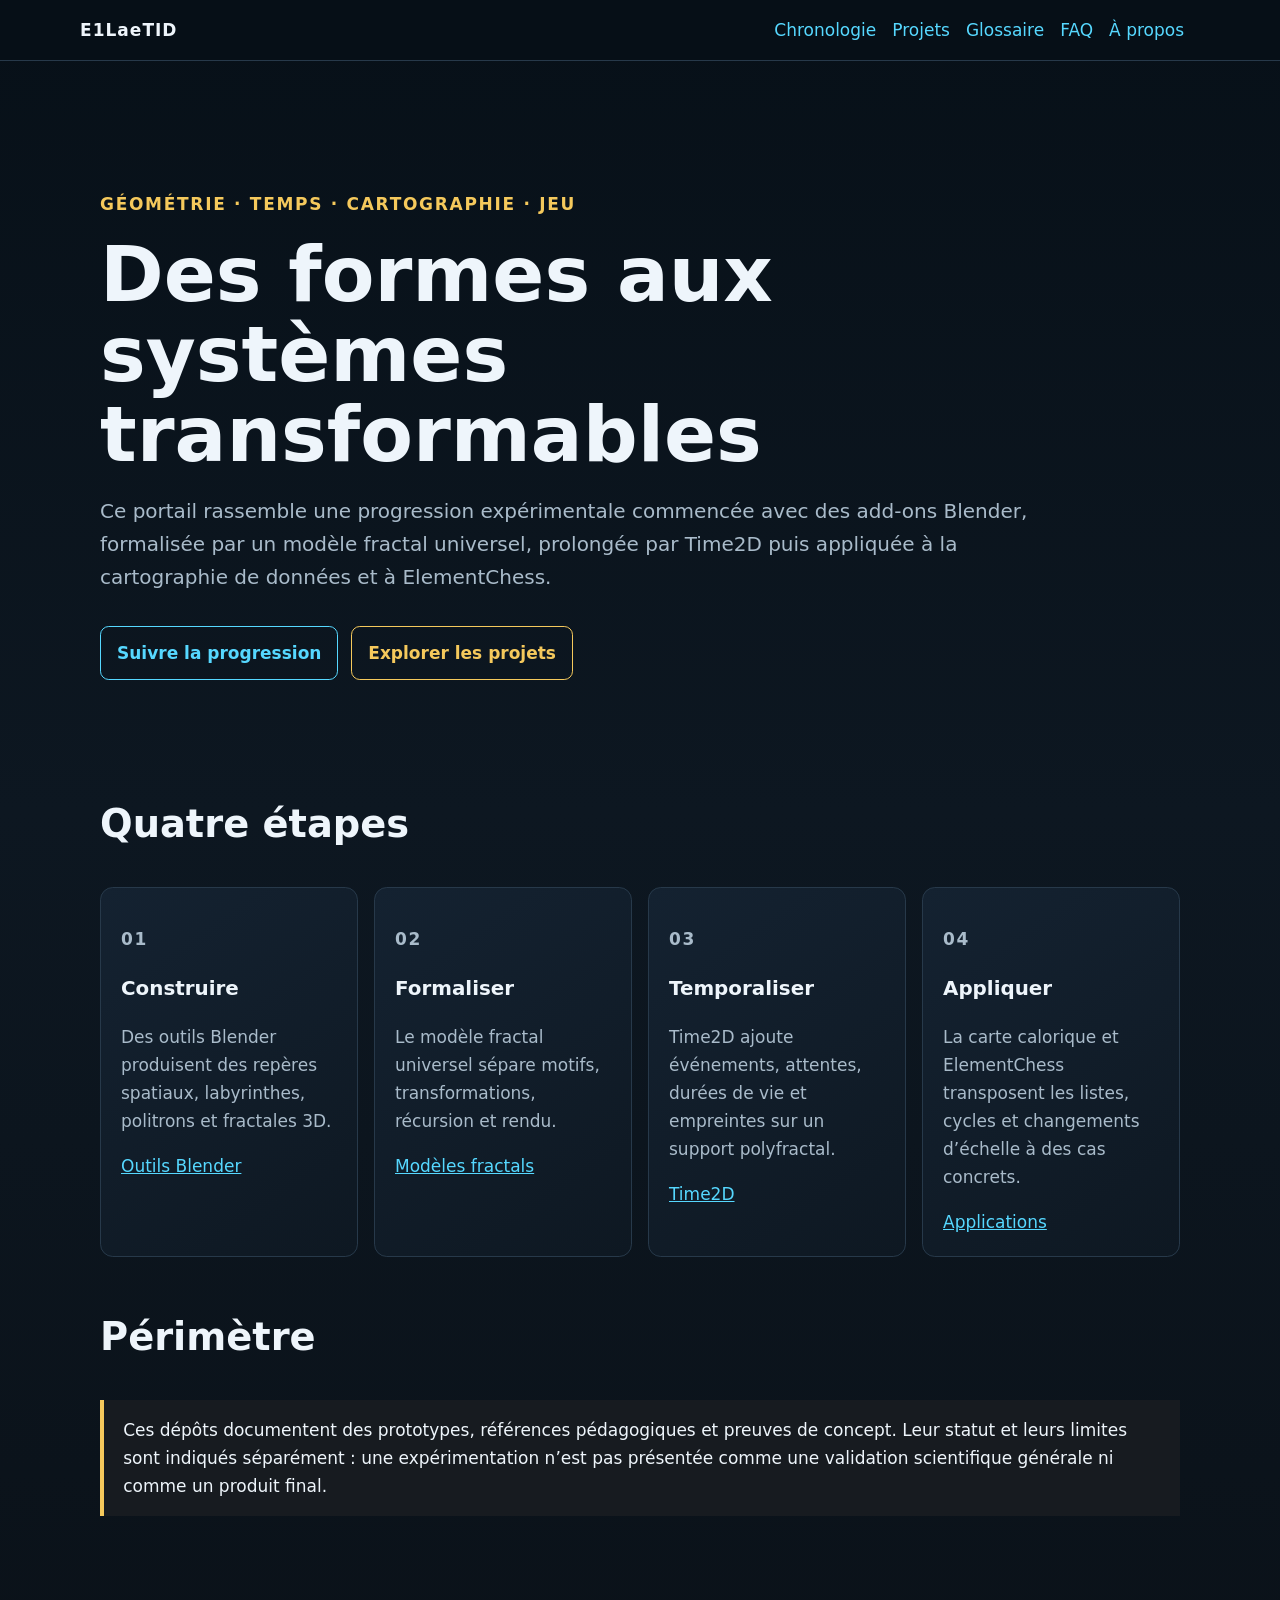
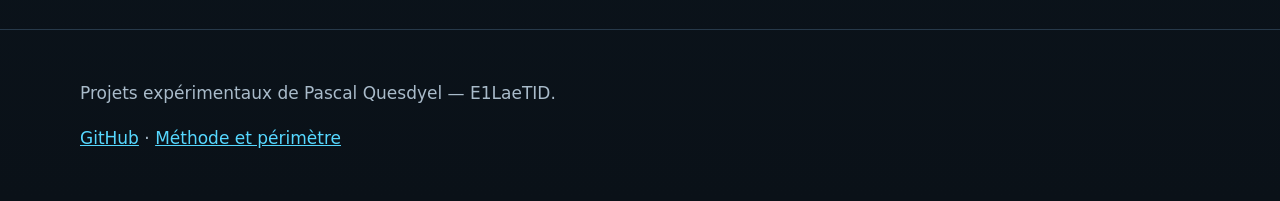
<file: index.html>
<!doctype html>
<html lang="fr">
<head>
<meta charset="utf-8">
<meta name="viewport" content="width=device-width,initial-scale=1">
<title>E1LaeTID — projets de géométrie procédurale et systèmes fractals</title>
<meta name="description" content="Portail des add-ons Blender, modèles fractals, moteurs Time2D, carte calorique et preuve de concept ElementChess.">
<link rel="canonical" href="https://e1laetid.github.io/">
<meta property="og:type" content="website">
<meta property="og:site_name" content="E1LaeTID — projets">
<meta property="og:title" content="E1LaeTID — projets de géométrie procédurale et systèmes fractals">
<meta property="og:description" content="Portail des add-ons Blender, modèles fractals, moteurs Time2D, carte calorique et preuve de concept ElementChess.">
<meta property="og:url" content="https://e1laetid.github.io/">
<meta name="twitter:card" content="summary_large_image">
<link rel="stylesheet" href="/assets/styles.css">
<script type="application/ld+json">{"@context":"https://schema.org","@type":"Person","name":"Pascal Quesdyel","alternateName":"E1LaeTID","url":"https://e1laetid.github.io/","sameAs":["https://github.com/E1LaeTID"],"knowsAbout":["Blender","géométrie procédurale","fractales","C++","Python","TypeScript","game balance"]}</script>
</head>
<body><nav aria-label="Navigation principale"><a class="brand" href="/">E1LaeTID</a><div><a href="/timeline/">Chronologie</a><a href="/projects/">Projets</a><a href="/glossary/">Glossaire</a><a href="/faq/">FAQ</a><a href="/about/">À propos</a></div></nav><main><section class="hero"><p class="eyebrow">Géométrie · temps · cartographie · jeu</p><h1>Des formes aux systèmes transformables</h1><p class="lead">Ce portail rassemble une progression expérimentale commencée avec des add-ons Blender, formalisée par un modèle fractal universel, prolongée par Time2D puis appliquée à la cartographie de données et à ElementChess.</p><div class="actions"><a class="button" href="/timeline/">Suivre la progression</a><a class="button alt" href="/projects/">Explorer les projets</a></div></section>
<section><h2>Quatre étapes</h2><div class="grid">
<article class="card"><p class="eyebrow">01</p><h3>Construire</h3><p>Des outils Blender produisent des repères spatiaux, labyrinthes, politrons et fractales 3D.</p><a href="/projects/blender/">Outils Blender</a></article>
<article class="card"><p class="eyebrow">02</p><h3>Formaliser</h3><p>Le modèle fractal universel sépare motifs, transformations, récursion et rendu.</p><a href="/projects/fractal/">Modèles fractals</a></article>
<article class="card"><p class="eyebrow">03</p><h3>Temporaliser</h3><p>Time2D ajoute événements, attentes, durées de vie et empreintes sur un support polyfractal.</p><a href="/projects/time2d/">Time2D</a></article>
<article class="card"><p class="eyebrow">04</p><h3>Appliquer</h3><p>La carte calorique et ElementChess transposent les listes, cycles et changements d’échelle à des cas concrets.</p><a href="/projects/applications/">Applications</a></article>
</div></section>
<section><h2>Périmètre</h2><p class="notice">Ces dépôts documentent des prototypes, références pédagogiques et preuves de concept. Leur statut et leurs limites sont indiqués séparément : une expérimentation n’est pas présentée comme une validation scientifique générale ni comme un produit final.</p></section></main><footer><p>Projets expérimentaux de Pascal Quesdyel — E1LaeTID.</p><p><a href="https://github.com/E1LaeTID">GitHub</a> · <a href="/about/">Méthode et périmètre</a></p></footer></body>
</html>
</file>
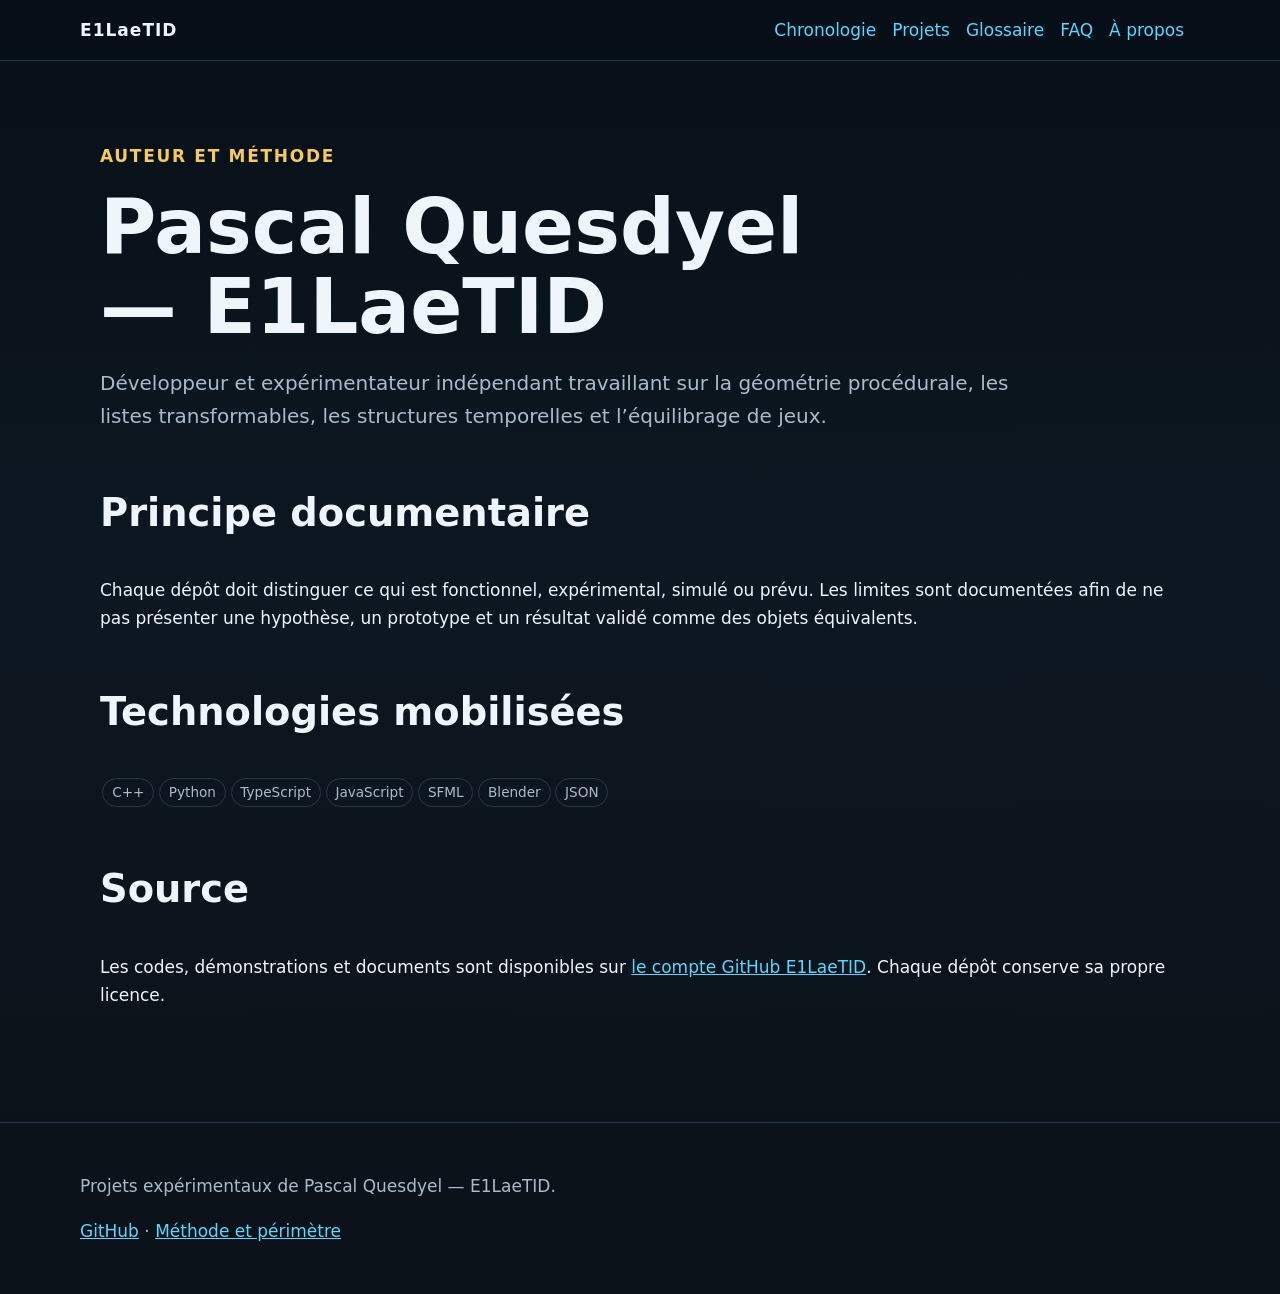
<file: about/index.html>
<!doctype html>
<html lang="fr">
<head>
<meta charset="utf-8">
<meta name="viewport" content="width=device-width,initial-scale=1">
<title>À propos — E1LaeTID</title>
<meta name="description" content="Auteur, méthode, statut et périmètre des projets E1LaeTID.">
<link rel="canonical" href="https://e1laetid.github.io/about/">
<meta property="og:type" content="website">
<meta property="og:site_name" content="E1LaeTID — projets">
<meta property="og:title" content="À propos — E1LaeTID">
<meta property="og:description" content="Auteur, méthode, statut et périmètre des projets E1LaeTID.">
<meta property="og:url" content="https://e1laetid.github.io/about/">
<meta name="twitter:card" content="summary_large_image">
<link rel="stylesheet" href="/assets/styles.css">

</head>
<body><nav aria-label="Navigation principale"><a class="brand" href="/">E1LaeTID</a><div><a href="/timeline/">Chronologie</a><a href="/projects/">Projets</a><a href="/glossary/">Glossaire</a><a href="/faq/">FAQ</a><a href="/about/">À propos</a></div></nav><main><p class="eyebrow">Auteur et méthode</p><h1>Pascal Quesdyel — E1LaeTID</h1><p class="lead">Développeur et expérimentateur indépendant travaillant sur la géométrie procédurale, les listes transformables, les structures temporelles et l’équilibrage de jeux.</p><h2>Principe documentaire</h2><p>Chaque dépôt doit distinguer ce qui est fonctionnel, expérimental, simulé ou prévu. Les limites sont documentées afin de ne pas présenter une hypothèse, un prototype et un résultat validé comme des objets équivalents.</p><h2>Technologies mobilisées</h2><p><span class="tag">C++</span><span class="tag">Python</span><span class="tag">TypeScript</span><span class="tag">JavaScript</span><span class="tag">SFML</span><span class="tag">Blender</span><span class="tag">JSON</span></p><h2>Source</h2><p>Les codes, démonstrations et documents sont disponibles sur <a href="https://github.com/E1LaeTID">le compte GitHub E1LaeTID</a>. Chaque dépôt conserve sa propre licence.</p></main><footer><p>Projets expérimentaux de Pascal Quesdyel — E1LaeTID.</p><p><a href="https://github.com/E1LaeTID">GitHub</a> · <a href="/about/">Méthode et périmètre</a></p></footer></body>
</html>
</file>
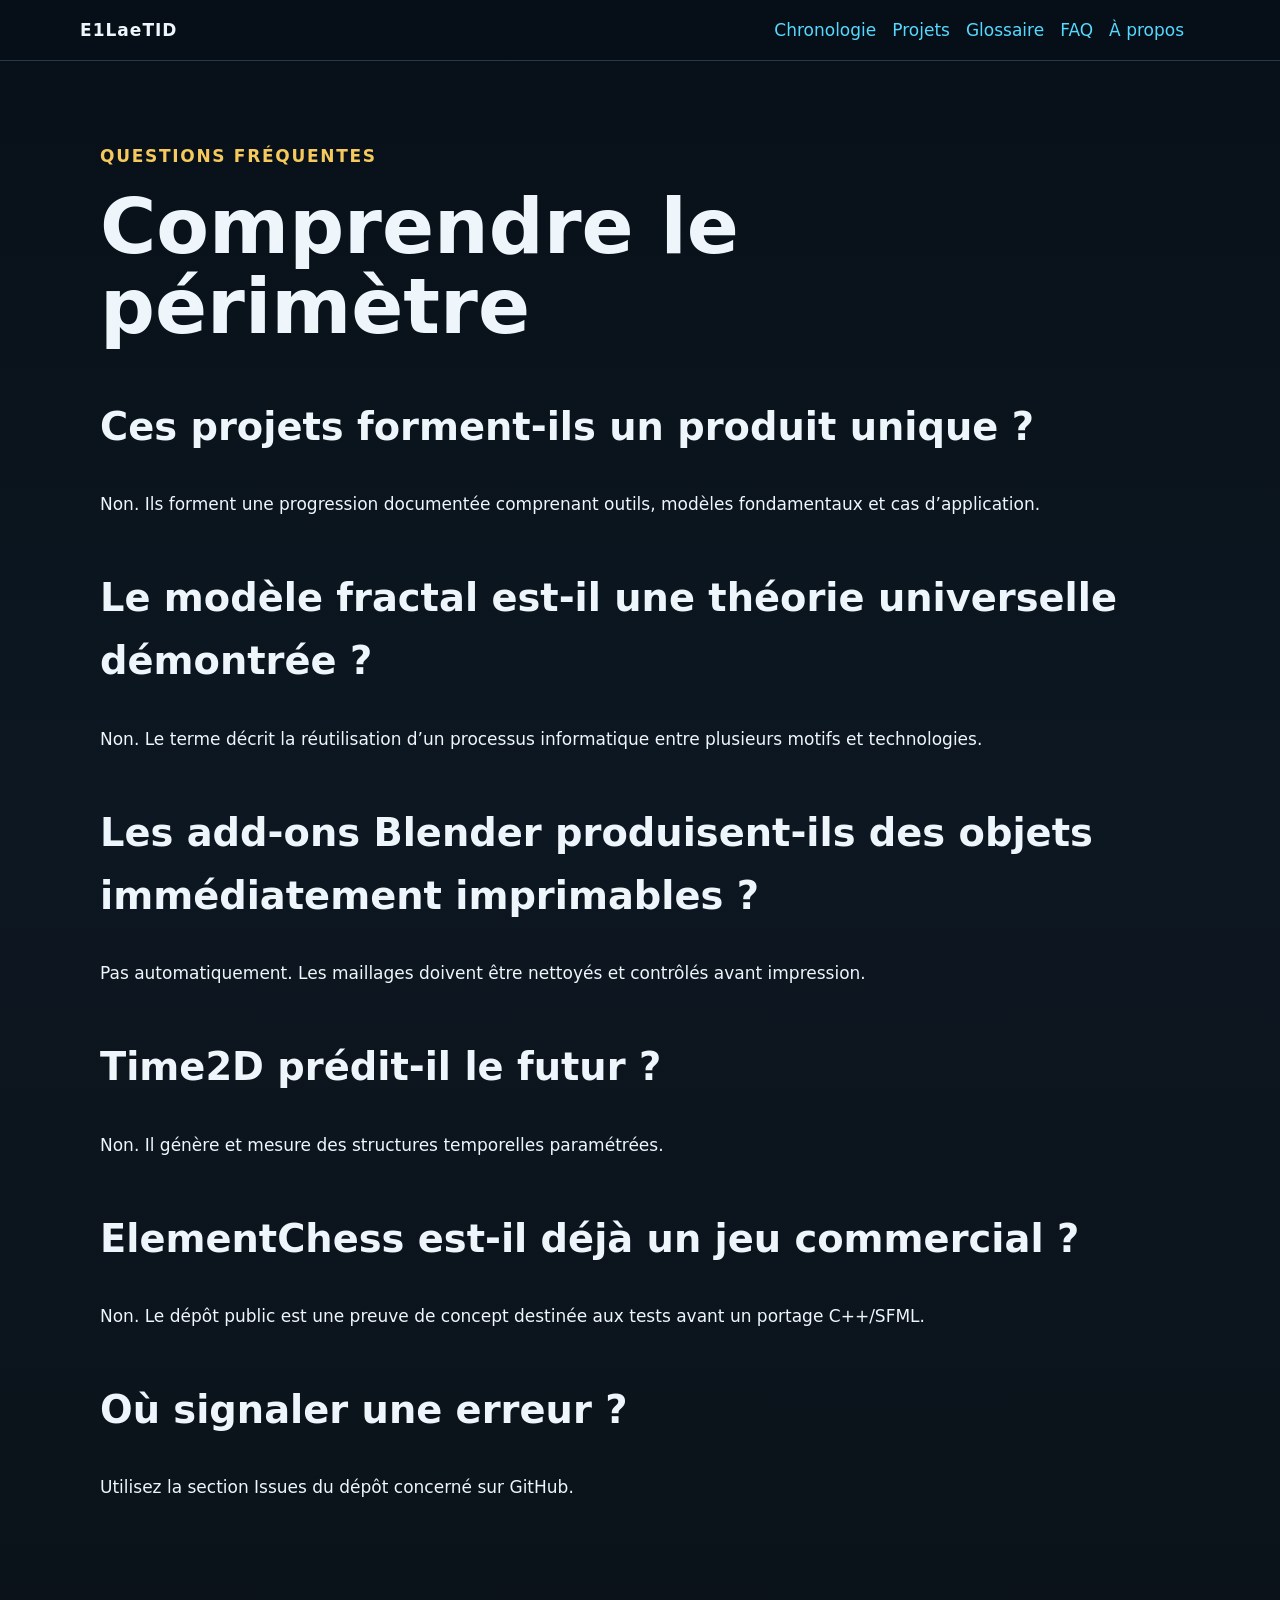
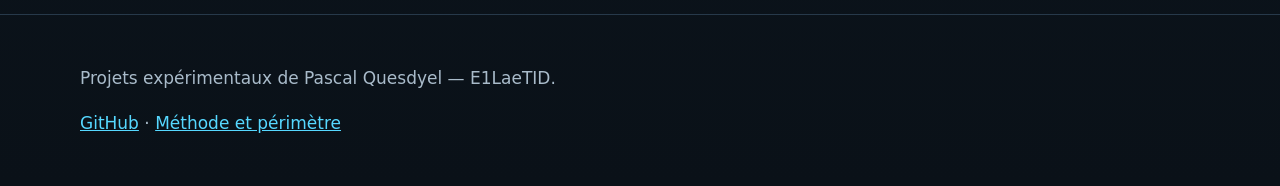
<file: faq/index.html>
<!doctype html>
<html lang="fr">
<head>
<meta charset="utf-8">
<meta name="viewport" content="width=device-width,initial-scale=1">
<title>FAQ — projets E1LaeTID</title>
<meta name="description" content="Questions fréquentes sur les modèles fractals, Time2D, les add-ons Blender et ElementChess.">
<link rel="canonical" href="https://e1laetid.github.io/faq/">
<meta property="og:type" content="website">
<meta property="og:site_name" content="E1LaeTID — projets">
<meta property="og:title" content="FAQ — projets E1LaeTID">
<meta property="og:description" content="Questions fréquentes sur les modèles fractals, Time2D, les add-ons Blender et ElementChess.">
<meta property="og:url" content="https://e1laetid.github.io/faq/">
<meta name="twitter:card" content="summary_large_image">
<link rel="stylesheet" href="/assets/styles.css">

</head>
<body><nav aria-label="Navigation principale"><a class="brand" href="/">E1LaeTID</a><div><a href="/timeline/">Chronologie</a><a href="/projects/">Projets</a><a href="/glossary/">Glossaire</a><a href="/faq/">FAQ</a><a href="/about/">À propos</a></div></nav><main><p class="eyebrow">Questions fréquentes</p><h1>Comprendre le périmètre</h1>
<h2>Ces projets forment-ils un produit unique ?</h2><p>Non. Ils forment une progression documentée comprenant outils, modèles fondamentaux et cas d’application.</p>
<h2>Le modèle fractal est-il une théorie universelle démontrée ?</h2><p>Non. Le terme décrit la réutilisation d’un processus informatique entre plusieurs motifs et technologies.</p>
<h2>Les add-ons Blender produisent-ils des objets immédiatement imprimables ?</h2><p>Pas automatiquement. Les maillages doivent être nettoyés et contrôlés avant impression.</p>
<h2>Time2D prédit-il le futur ?</h2><p>Non. Il génère et mesure des structures temporelles paramétrées.</p>
<h2>ElementChess est-il déjà un jeu commercial ?</h2><p>Non. Le dépôt public est une preuve de concept destinée aux tests avant un portage C++/SFML.</p>
<h2>Où signaler une erreur ?</h2><p>Utilisez la section Issues du dépôt concerné sur GitHub.</p></main><footer><p>Projets expérimentaux de Pascal Quesdyel — E1LaeTID.</p><p><a href="https://github.com/E1LaeTID">GitHub</a> · <a href="/about/">Méthode et périmètre</a></p></footer></body>
</html>
</file>
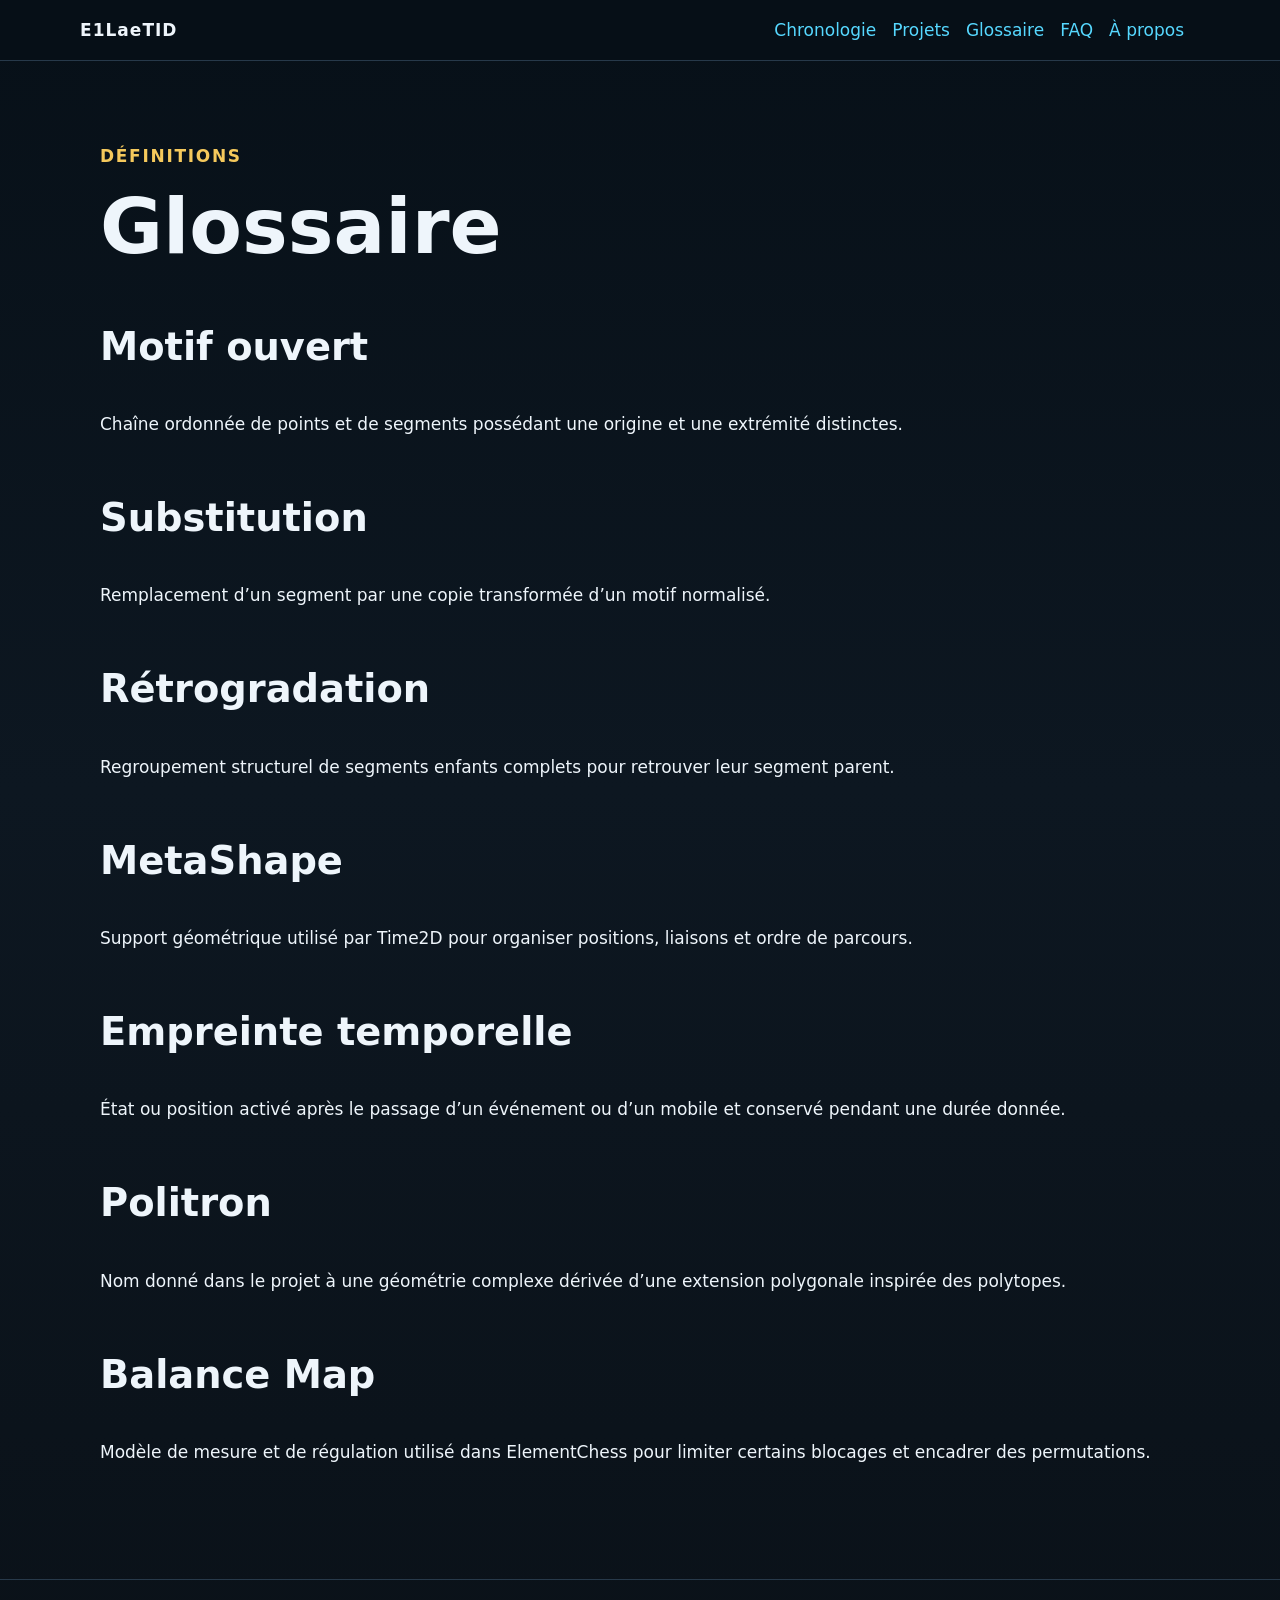
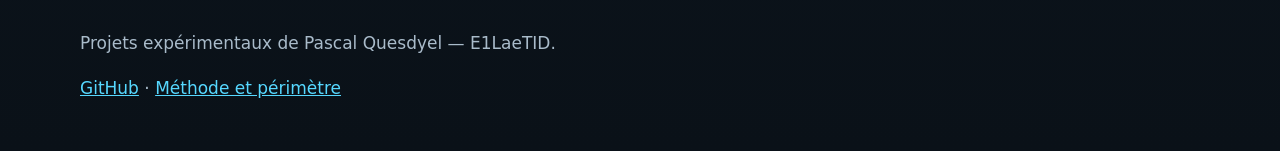
<file: glossary/index.html>
<!doctype html>
<html lang="fr">
<head>
<meta charset="utf-8">
<meta name="viewport" content="width=device-width,initial-scale=1">
<title>Glossaire des projets E1LaeTID</title>
<meta name="description" content="Définitions de motif, substitution, rétrogradation, MetaShape, Balance Map, politron et autres concepts.">
<link rel="canonical" href="https://e1laetid.github.io/glossary/">
<meta property="og:type" content="website">
<meta property="og:site_name" content="E1LaeTID — projets">
<meta property="og:title" content="Glossaire des projets E1LaeTID">
<meta property="og:description" content="Définitions de motif, substitution, rétrogradation, MetaShape, Balance Map, politron et autres concepts.">
<meta property="og:url" content="https://e1laetid.github.io/glossary/">
<meta name="twitter:card" content="summary_large_image">
<link rel="stylesheet" href="/assets/styles.css">

</head>
<body><nav aria-label="Navigation principale"><a class="brand" href="/">E1LaeTID</a><div><a href="/timeline/">Chronologie</a><a href="/projects/">Projets</a><a href="/glossary/">Glossaire</a><a href="/faq/">FAQ</a><a href="/about/">À propos</a></div></nav><main><p class="eyebrow">Définitions</p><h1>Glossaire</h1>
<h2>Motif ouvert</h2><p>Chaîne ordonnée de points et de segments possédant une origine et une extrémité distinctes.</p>
<h2>Substitution</h2><p>Remplacement d’un segment par une copie transformée d’un motif normalisé.</p>
<h2>Rétrogradation</h2><p>Regroupement structurel de segments enfants complets pour retrouver leur segment parent.</p>
<h2>MetaShape</h2><p>Support géométrique utilisé par Time2D pour organiser positions, liaisons et ordre de parcours.</p>
<h2>Empreinte temporelle</h2><p>État ou position activé après le passage d’un événement ou d’un mobile et conservé pendant une durée donnée.</p>
<h2>Politron</h2><p>Nom donné dans le projet à une géométrie complexe dérivée d’une extension polygonale inspirée des polytopes.</p>
<h2>Balance Map</h2><p>Modèle de mesure et de régulation utilisé dans ElementChess pour limiter certains blocages et encadrer des permutations.</p></main><footer><p>Projets expérimentaux de Pascal Quesdyel — E1LaeTID.</p><p><a href="https://github.com/E1LaeTID">GitHub</a> · <a href="/about/">Méthode et périmètre</a></p></footer></body>
</html>
</file>
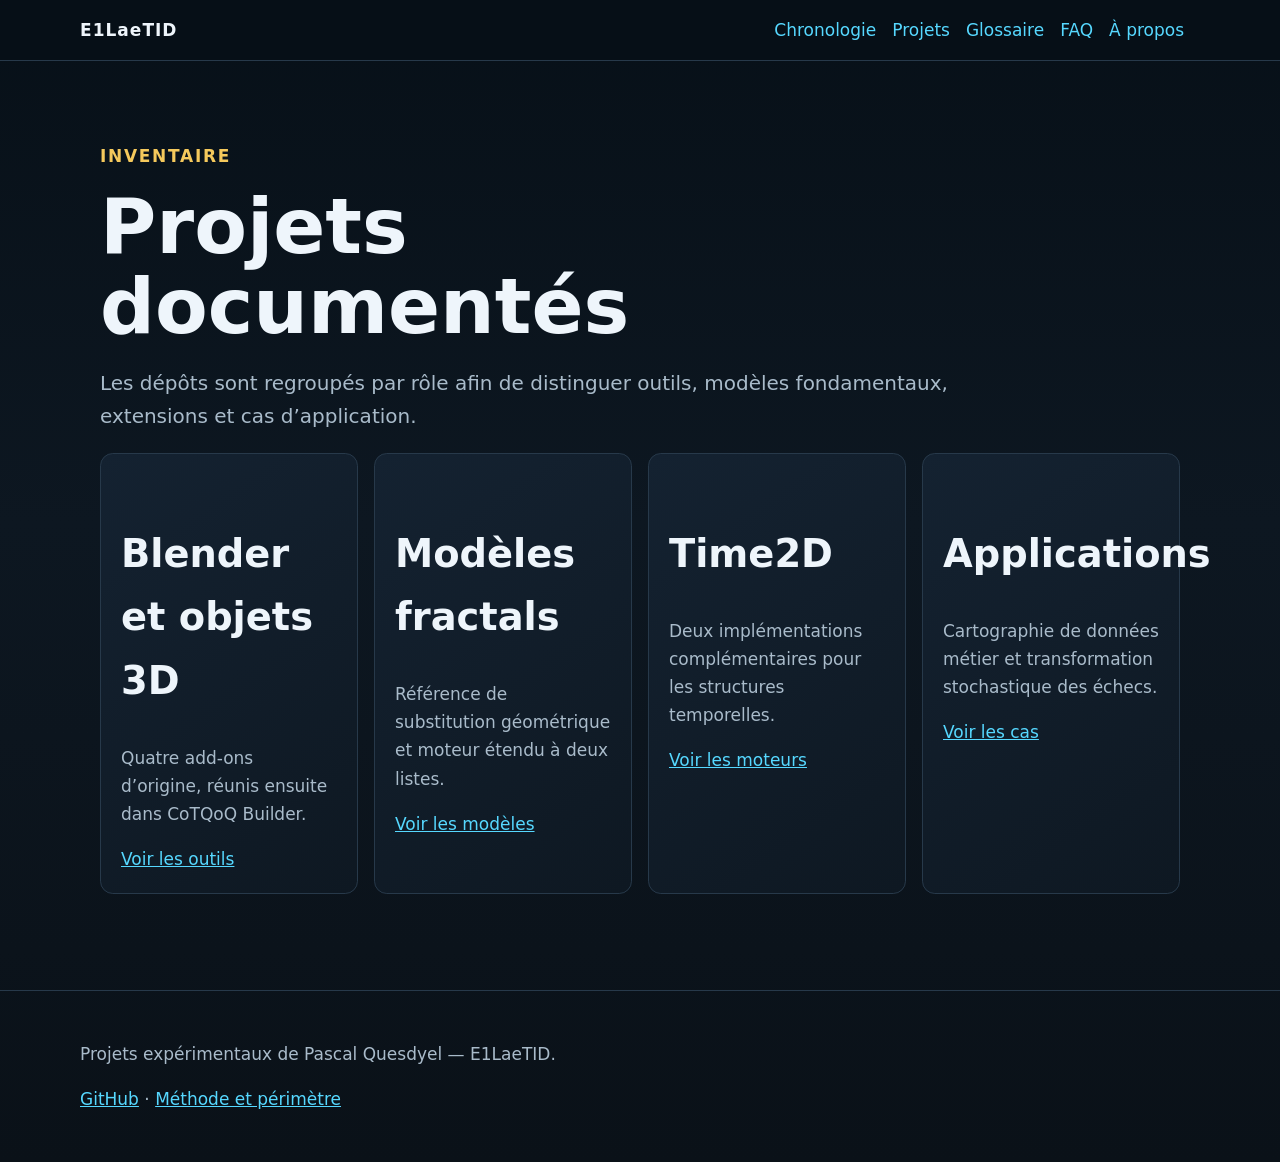
<file: projects/index.html>
<!doctype html>
<html lang="fr">
<head>
<meta charset="utf-8">
<meta name="viewport" content="width=device-width,initial-scale=1">
<title>Projets E1LaeTID</title>
<meta name="description" content="Inventaire structuré des projets Blender, modèles fractals, moteurs temporels et applications.">
<link rel="canonical" href="https://e1laetid.github.io/projects/">
<meta property="og:type" content="website">
<meta property="og:site_name" content="E1LaeTID — projets">
<meta property="og:title" content="Projets E1LaeTID">
<meta property="og:description" content="Inventaire structuré des projets Blender, modèles fractals, moteurs temporels et applications.">
<meta property="og:url" content="https://e1laetid.github.io/projects/">
<meta name="twitter:card" content="summary_large_image">
<link rel="stylesheet" href="/assets/styles.css">

</head>
<body><nav aria-label="Navigation principale"><a class="brand" href="/">E1LaeTID</a><div><a href="/timeline/">Chronologie</a><a href="/projects/">Projets</a><a href="/glossary/">Glossaire</a><a href="/faq/">FAQ</a><a href="/about/">À propos</a></div></nav><main><p class="eyebrow">Inventaire</p><h1>Projets documentés</h1><p class="lead">Les dépôts sont regroupés par rôle afin de distinguer outils, modèles fondamentaux, extensions et cas d’application.</p><div class="grid">
<article class="card"><h2>Blender et objets 3D</h2><p>Quatre add-ons d’origine, réunis ensuite dans CoTQoQ Builder.</p><a href="/projects/blender/">Voir les outils</a></article>
<article class="card"><h2>Modèles fractals</h2><p>Référence de substitution géométrique et moteur étendu à deux listes.</p><a href="/projects/fractal/">Voir les modèles</a></article>
<article class="card"><h2>Time2D</h2><p>Deux implémentations complémentaires pour les structures temporelles.</p><a href="/projects/time2d/">Voir les moteurs</a></article>
<article class="card"><h2>Applications</h2><p>Cartographie de données métier et transformation stochastique des échecs.</p><a href="/projects/applications/">Voir les cas</a></article>
</div></main><footer><p>Projets expérimentaux de Pascal Quesdyel — E1LaeTID.</p><p><a href="https://github.com/E1LaeTID">GitHub</a> · <a href="/about/">Méthode et périmètre</a></p></footer></body>
</html>
</file>
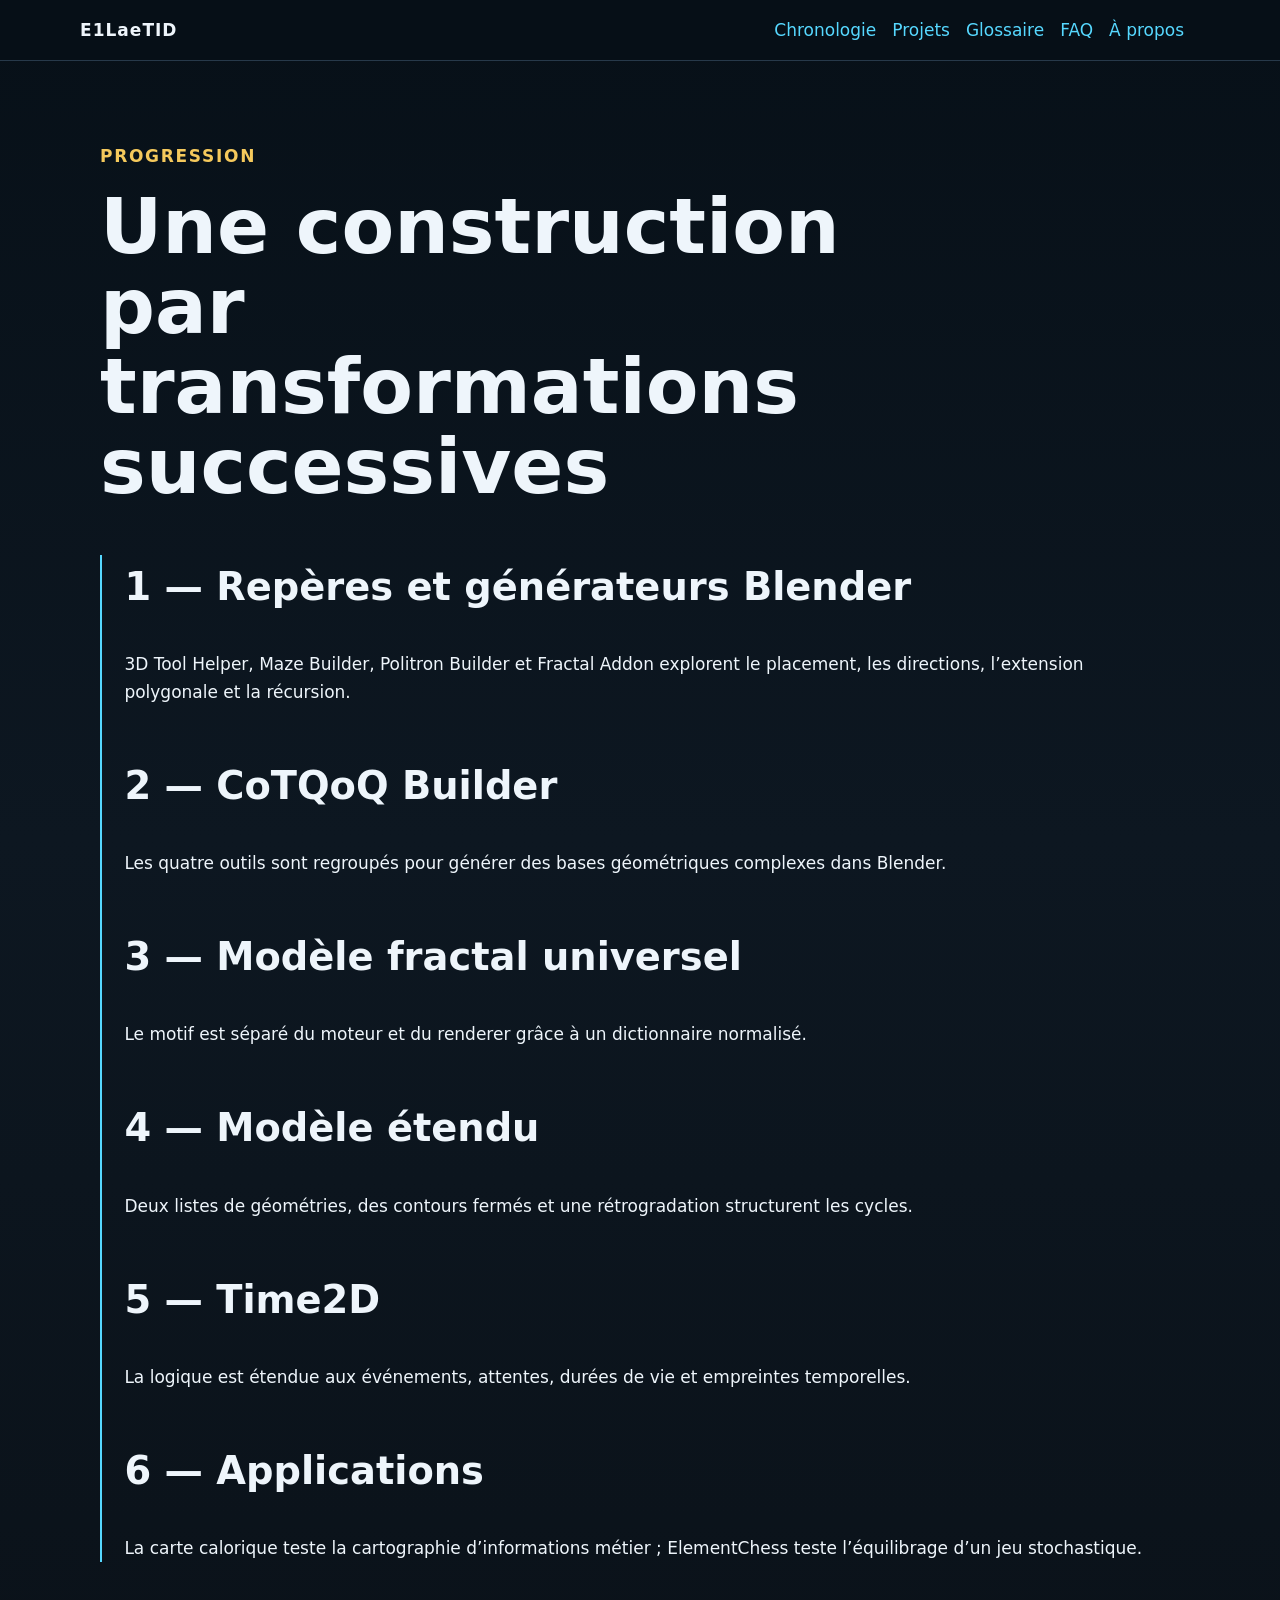
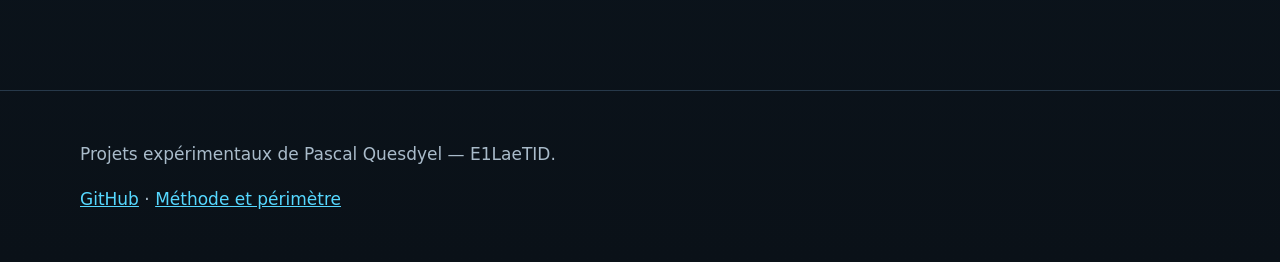
<file: timeline/index.html>
<!doctype html>
<html lang="fr">
<head>
<meta charset="utf-8">
<meta name="viewport" content="width=device-width,initial-scale=1">
<title>Chronologie des projets E1LaeTID</title>
<meta name="description" content="Évolution des add-ons Blender vers les modèles fractals, Time2D, la carte calorique et ElementChess.">
<link rel="canonical" href="https://e1laetid.github.io/timeline/">
<meta property="og:type" content="website">
<meta property="og:site_name" content="E1LaeTID — projets">
<meta property="og:title" content="Chronologie des projets E1LaeTID">
<meta property="og:description" content="Évolution des add-ons Blender vers les modèles fractals, Time2D, la carte calorique et ElementChess.">
<meta property="og:url" content="https://e1laetid.github.io/timeline/">
<meta name="twitter:card" content="summary_large_image">
<link rel="stylesheet" href="/assets/styles.css">

</head>
<body><nav aria-label="Navigation principale"><a class="brand" href="/">E1LaeTID</a><div><a href="/timeline/">Chronologie</a><a href="/projects/">Projets</a><a href="/glossary/">Glossaire</a><a href="/faq/">FAQ</a><a href="/about/">À propos</a></div></nav><main><p class="eyebrow">Progression</p><h1>Une construction par transformations successives</h1><div class="timeline">
<article><h2>1 — Repères et générateurs Blender</h2><p>3D Tool Helper, Maze Builder, Politron Builder et Fractal Addon explorent le placement, les directions, l’extension polygonale et la récursion.</p></article>
<article><h2>2 — CoTQoQ Builder</h2><p>Les quatre outils sont regroupés pour générer des bases géométriques complexes dans Blender.</p></article>
<article><h2>3 — Modèle fractal universel</h2><p>Le motif est séparé du moteur et du renderer grâce à un dictionnaire normalisé.</p></article>
<article><h2>4 — Modèle étendu</h2><p>Deux listes de géométries, des contours fermés et une rétrogradation structurent les cycles.</p></article>
<article><h2>5 — Time2D</h2><p>La logique est étendue aux événements, attentes, durées de vie et empreintes temporelles.</p></article>
<article><h2>6 — Applications</h2><p>La carte calorique teste la cartographie d’informations métier ; ElementChess teste l’équilibrage d’un jeu stochastique.</p></article>
</div></main><footer><p>Projets expérimentaux de Pascal Quesdyel — E1LaeTID.</p><p><a href="https://github.com/E1LaeTID">GitHub</a> · <a href="/about/">Méthode et périmètre</a></p></footer></body>
</html>
</file>
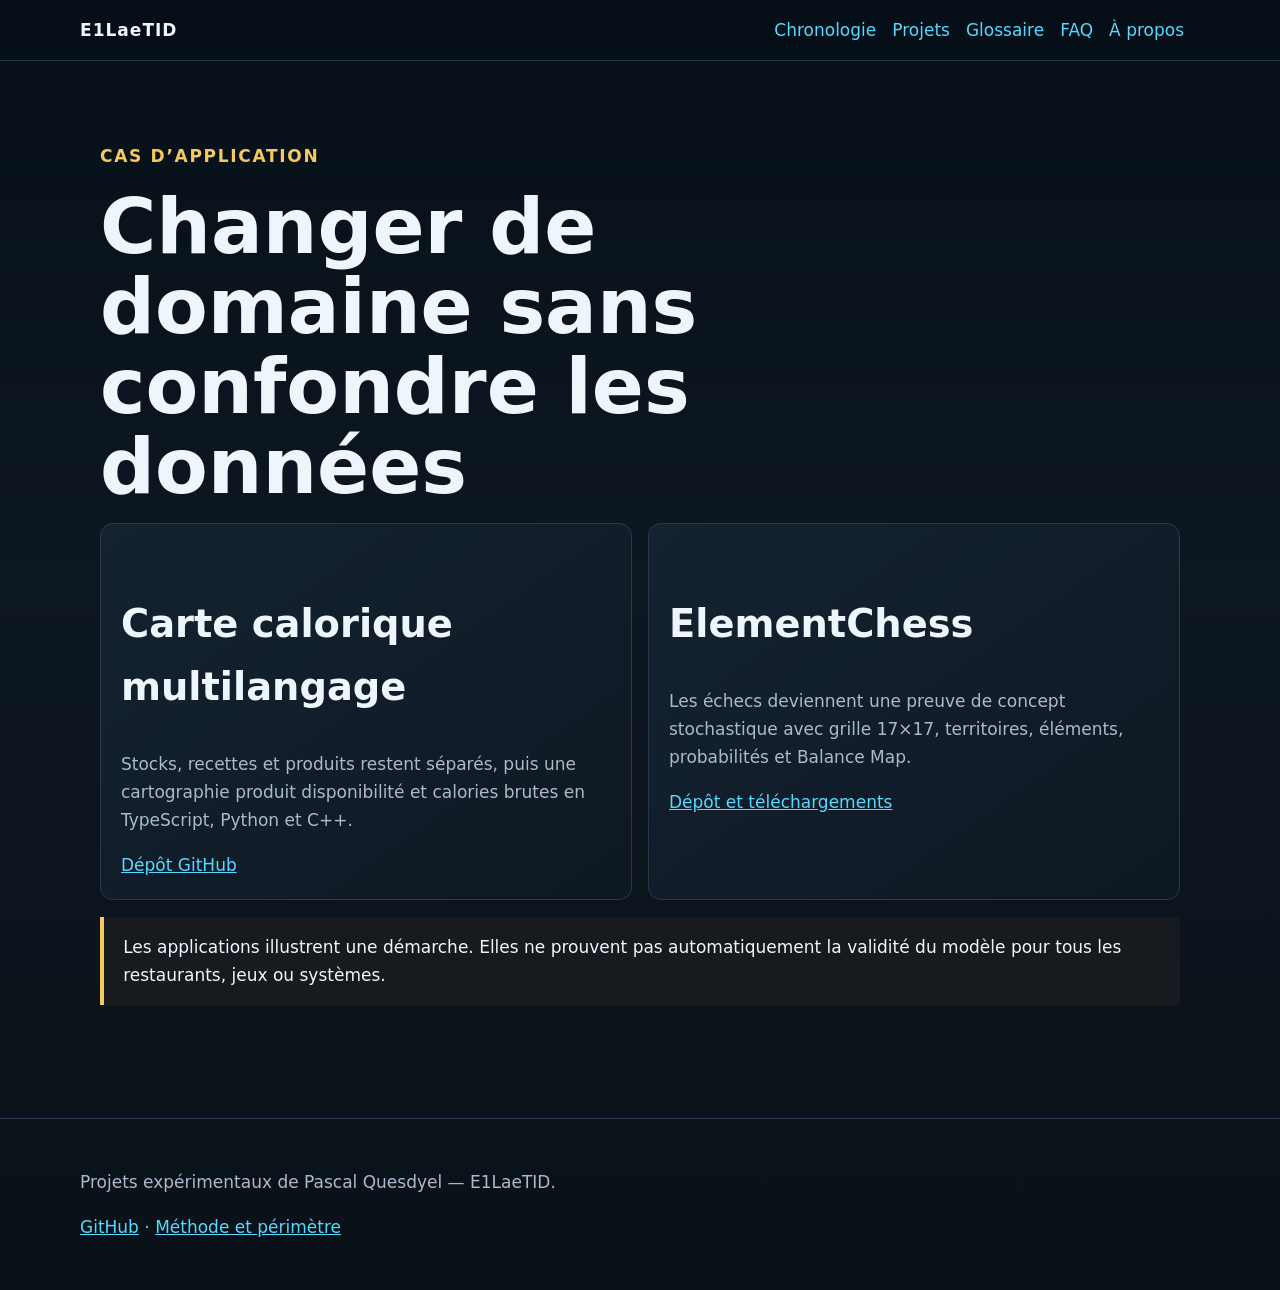
<file: projects/applications/index.html>
<!doctype html>
<html lang="fr">
<head>
<meta charset="utf-8">
<meta name="viewport" content="width=device-width,initial-scale=1">
<title>Applications du modèle fractal étendu</title>
<meta name="description" content="Deux cas d’application : cartographie de stocks et calories, puis transformation stochastique des échecs avec ElementChess.">
<link rel="canonical" href="https://e1laetid.github.io/projects/applications/">
<meta property="og:type" content="website">
<meta property="og:site_name" content="E1LaeTID — projets">
<meta property="og:title" content="Applications du modèle fractal étendu">
<meta property="og:description" content="Deux cas d’application : cartographie de stocks et calories, puis transformation stochastique des échecs avec ElementChess.">
<meta property="og:url" content="https://e1laetid.github.io/projects/applications/">
<meta name="twitter:card" content="summary_large_image">
<link rel="stylesheet" href="/assets/styles.css">

</head>
<body><nav aria-label="Navigation principale"><a class="brand" href="/">E1LaeTID</a><div><a href="/timeline/">Chronologie</a><a href="/projects/">Projets</a><a href="/glossary/">Glossaire</a><a href="/faq/">FAQ</a><a href="/about/">À propos</a></div></nav><main><p class="eyebrow">Cas d’application</p><h1>Changer de domaine sans confondre les données</h1><div class="grid"><article class="card"><h2>Carte calorique multilangage</h2><p>Stocks, recettes et produits restent séparés, puis une cartographie produit disponibilité et calories brutes en TypeScript, Python et C++.</p><a href="https://github.com/E1LaeTID/carte-calorique-multilangage">Dépôt GitHub</a></article><article class="card"><h2>ElementChess</h2><p>Les échecs deviennent une preuve de concept stochastique avec grille 17×17, territoires, éléments, probabilités et Balance Map.</p><a href="https://github.com/E1LaeTID/elementchess-fractal-poc">Dépôt et téléchargements</a></article></div><p class="notice">Les applications illustrent une démarche. Elles ne prouvent pas automatiquement la validité du modèle pour tous les restaurants, jeux ou systèmes.</p></main><footer><p>Projets expérimentaux de Pascal Quesdyel — E1LaeTID.</p><p><a href="https://github.com/E1LaeTID">GitHub</a> · <a href="/about/">Méthode et périmètre</a></p></footer></body>
</html>
</file>
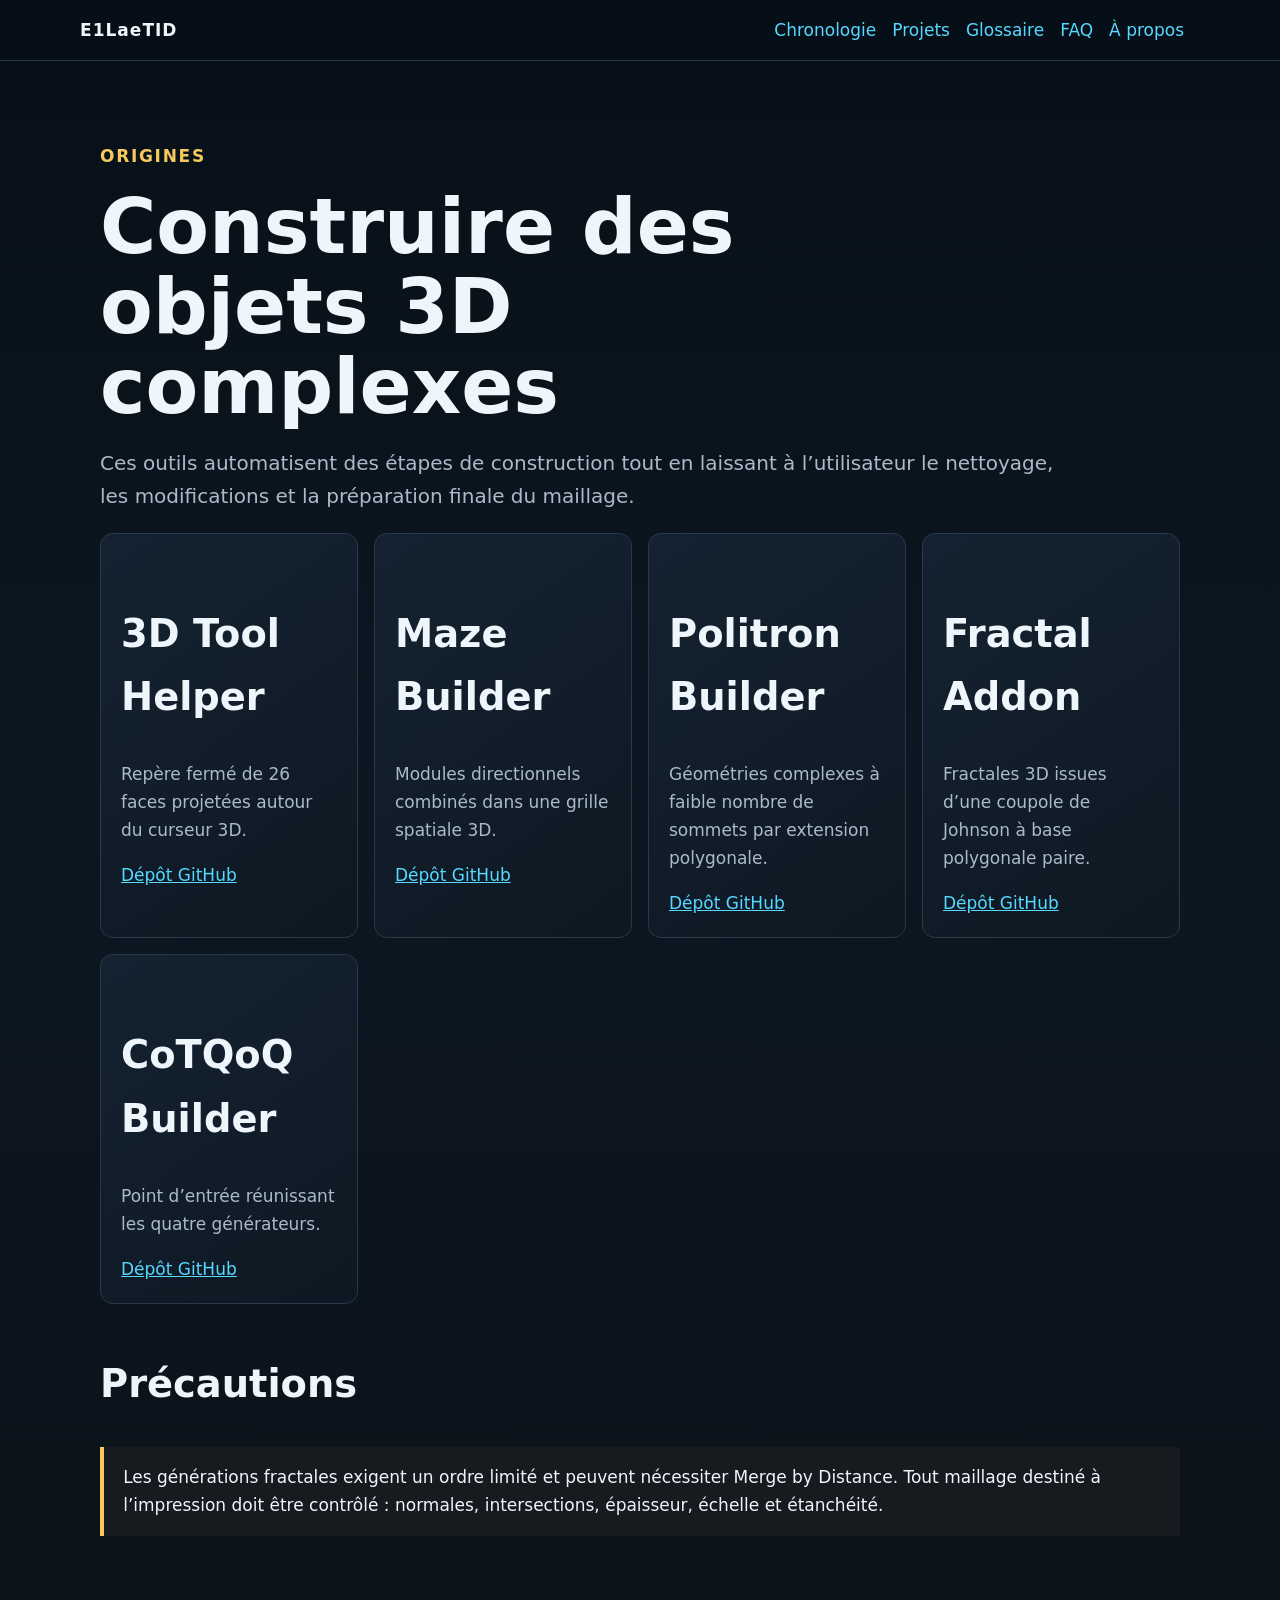
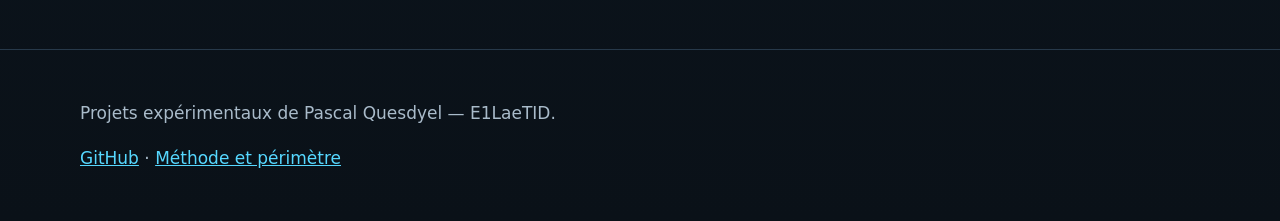
<file: projects/blender/index.html>
<!doctype html>
<html lang="fr">
<head>
<meta charset="utf-8">
<meta name="viewport" content="width=device-width,initial-scale=1">
<title>Add-ons Blender et CoTQoQ Builder</title>
<meta name="description" content="Outils Blender pour placement spatial, labyrinthes 3D, politrons, fractales et génération de géométries complexes.">
<link rel="canonical" href="https://e1laetid.github.io/projects/blender/">
<meta property="og:type" content="website">
<meta property="og:site_name" content="E1LaeTID — projets">
<meta property="og:title" content="Add-ons Blender et CoTQoQ Builder">
<meta property="og:description" content="Outils Blender pour placement spatial, labyrinthes 3D, politrons, fractales et génération de géométries complexes.">
<meta property="og:url" content="https://e1laetid.github.io/projects/blender/">
<meta name="twitter:card" content="summary_large_image">
<link rel="stylesheet" href="/assets/styles.css">

</head>
<body><nav aria-label="Navigation principale"><a class="brand" href="/">E1LaeTID</a><div><a href="/timeline/">Chronologie</a><a href="/projects/">Projets</a><a href="/glossary/">Glossaire</a><a href="/faq/">FAQ</a><a href="/about/">À propos</a></div></nav><main><p class="eyebrow">Origines</p><h1>Construire des objets 3D complexes</h1><p class="lead">Ces outils automatisent des étapes de construction tout en laissant à l’utilisateur le nettoyage, les modifications et la préparation finale du maillage.</p><div class="grid">
<article class="card"><h2>3D Tool Helper</h2><p>Repère fermé de 26 faces projetées autour du curseur 3D.</p><a href="https://github.com/E1LaeTID/3DToolHelperForBlender">Dépôt GitHub</a></article>
<article class="card"><h2>Maze Builder</h2><p>Modules directionnels combinés dans une grille spatiale 3D.</p><a href="https://github.com/E1LaeTID/BlenderMazeBuilderAddon">Dépôt GitHub</a></article>
<article class="card"><h2>Politron Builder</h2><p>Géométries complexes à faible nombre de sommets par extension polygonale.</p><a href="https://github.com/E1LaeTID/BlenderPolitronAddon">Dépôt GitHub</a></article>
<article class="card"><h2>Fractal Addon</h2><p>Fractales 3D issues d’une coupole de Johnson à base polygonale paire.</p><a href="https://github.com/E1LaeTID/BlenderFractalAddon">Dépôt GitHub</a></article>
<article class="card"><h2>CoTQoQ Builder</h2><p>Point d’entrée réunissant les quatre générateurs.</p><a href="https://github.com/E1LaeTID/CoTQoQ_builder">Dépôt GitHub</a></article>
</div><h2>Précautions</h2><p class="notice">Les générations fractales exigent un ordre limité et peuvent nécessiter Merge by Distance. Tout maillage destiné à l’impression doit être contrôlé : normales, intersections, épaisseur, échelle et étanchéité.</p></main><footer><p>Projets expérimentaux de Pascal Quesdyel — E1LaeTID.</p><p><a href="https://github.com/E1LaeTID">GitHub</a> · <a href="/about/">Méthode et périmètre</a></p></footer></body>
</html>
</file>
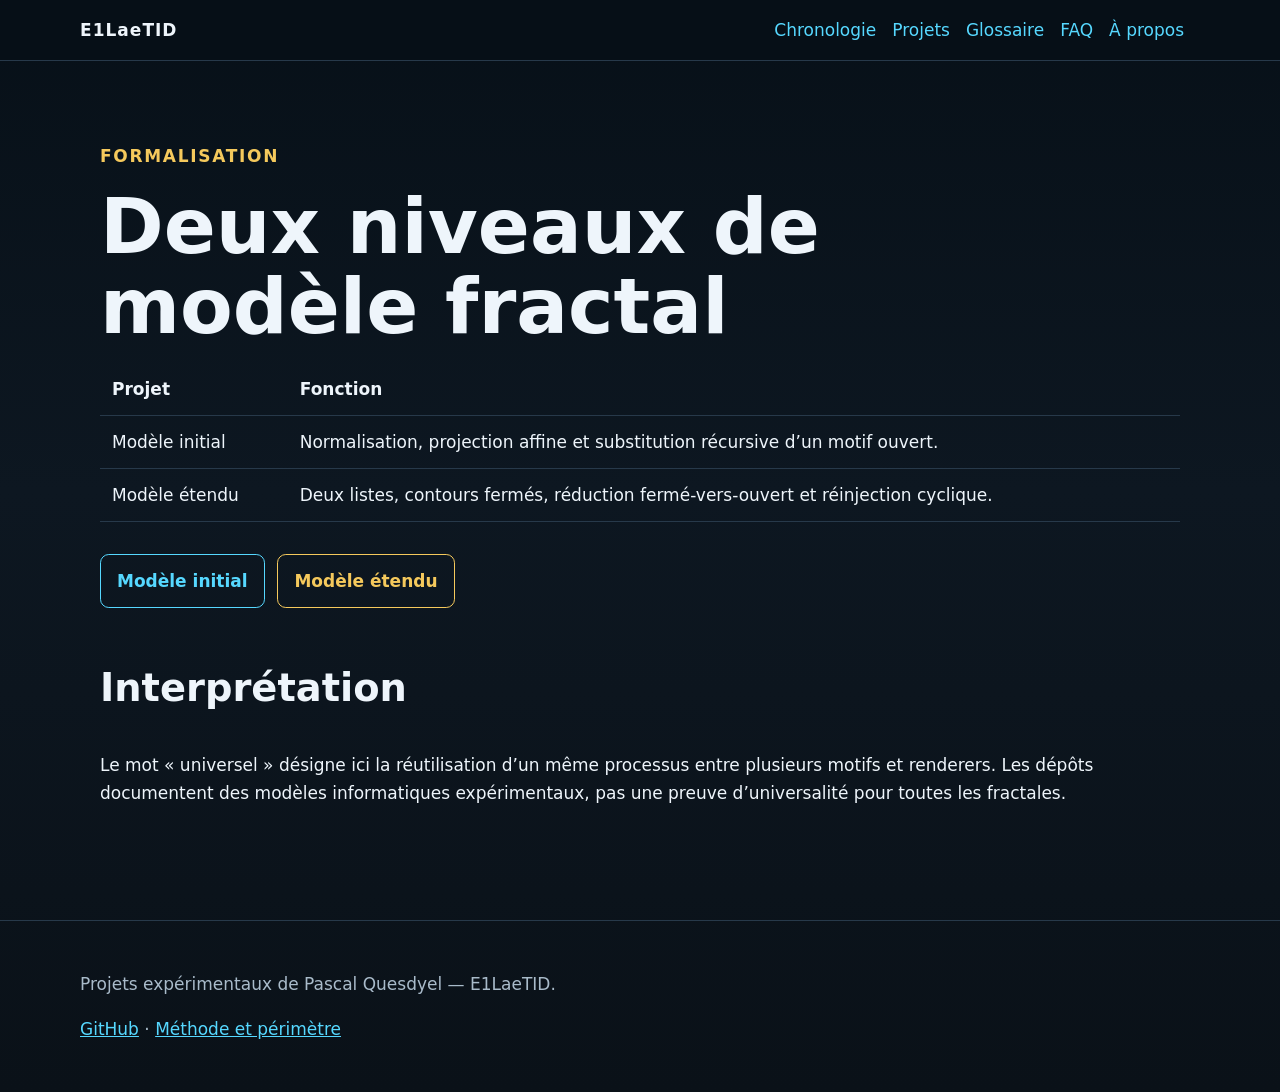
<file: projects/fractal/index.html>
<!doctype html>
<html lang="fr">
<head>
<meta charset="utf-8">
<meta name="viewport" content="width=device-width,initial-scale=1">
<title>Modèle fractal universel et modèle étendu</title>
<meta name="description" content="De la substitution affine d’un motif ouvert aux cycles entre motifs ouverts, contours fermés et rétrogradation récursive.">
<link rel="canonical" href="https://e1laetid.github.io/projects/fractal/">
<meta property="og:type" content="website">
<meta property="og:site_name" content="E1LaeTID — projets">
<meta property="og:title" content="Modèle fractal universel et modèle étendu">
<meta property="og:description" content="De la substitution affine d’un motif ouvert aux cycles entre motifs ouverts, contours fermés et rétrogradation récursive.">
<meta property="og:url" content="https://e1laetid.github.io/projects/fractal/">
<meta name="twitter:card" content="summary_large_image">
<link rel="stylesheet" href="/assets/styles.css">

</head>
<body><nav aria-label="Navigation principale"><a class="brand" href="/">E1LaeTID</a><div><a href="/timeline/">Chronologie</a><a href="/projects/">Projets</a><a href="/glossary/">Glossaire</a><a href="/faq/">FAQ</a><a href="/about/">À propos</a></div></nav><main><p class="eyebrow">Formalisation</p><h1>Deux niveaux de modèle fractal</h1><table><thead><tr><th>Projet</th><th>Fonction</th></tr></thead><tbody><tr><td>Modèle initial</td><td>Normalisation, projection affine et substitution récursive d’un motif ouvert.</td></tr><tr><td>Modèle étendu</td><td>Deux listes, contours fermés, réduction fermé-vers-ouvert et réinjection cyclique.</td></tr></tbody></table><div class="actions"><a class="button" href="https://github.com/E1LaeTID/modele-fractal-universel">Modèle initial</a><a class="button alt" href="https://github.com/E1LaeTID/modele-fractal-universel-etendu">Modèle étendu</a></div><h2>Interprétation</h2><p>Le mot « universel » désigne ici la réutilisation d’un même processus entre plusieurs motifs et renderers. Les dépôts documentent des modèles informatiques expérimentaux, pas une preuve d’universalité pour toutes les fractales.</p></main><footer><p>Projets expérimentaux de Pascal Quesdyel — E1LaeTID.</p><p><a href="https://github.com/E1LaeTID">GitHub</a> · <a href="/about/">Méthode et périmètre</a></p></footer></body>
</html>
</file>
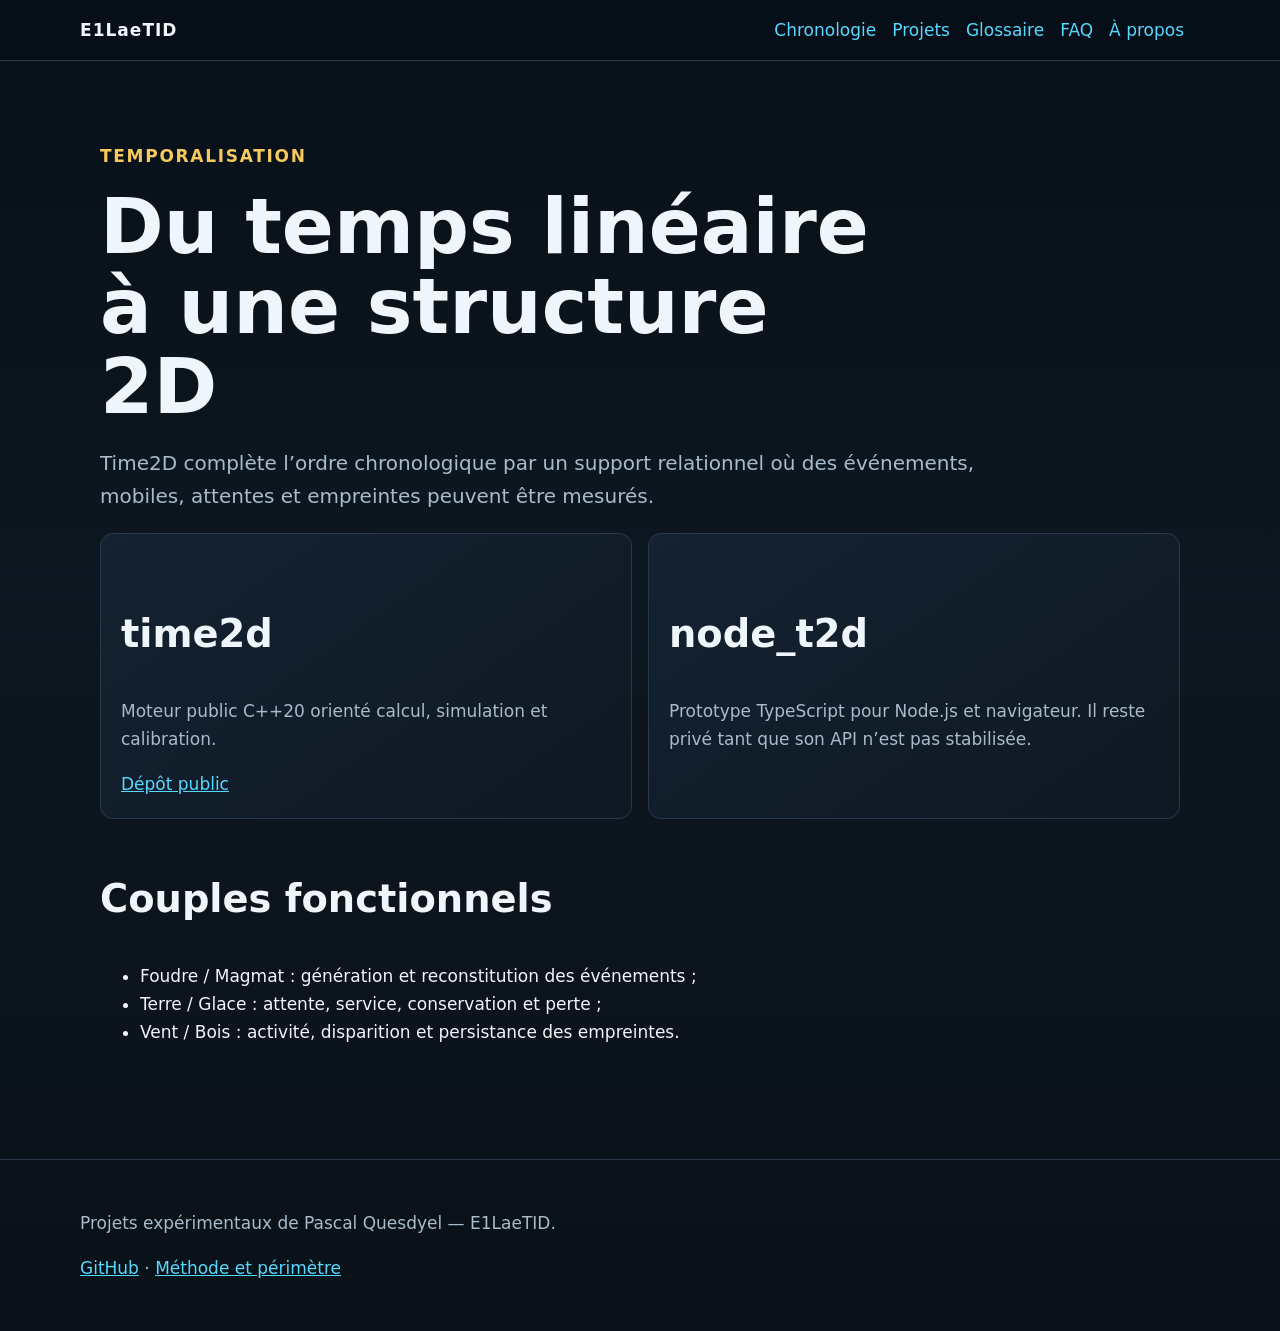
<file: projects/time2d/index.html>
<!doctype html>
<html lang="fr">
<head>
<meta charset="utf-8">
<meta name="viewport" content="width=device-width,initial-scale=1">
<title>Time2D — moteurs temporels polyfractals</title>
<meta name="description" content="Représenter événements, attentes, durées de vie et empreintes avec les implémentations TypeScript et C++20 de Time2D.">
<link rel="canonical" href="https://e1laetid.github.io/projects/time2d/">
<meta property="og:type" content="website">
<meta property="og:site_name" content="E1LaeTID — projets">
<meta property="og:title" content="Time2D — moteurs temporels polyfractals">
<meta property="og:description" content="Représenter événements, attentes, durées de vie et empreintes avec les implémentations TypeScript et C++20 de Time2D.">
<meta property="og:url" content="https://e1laetid.github.io/projects/time2d/">
<meta name="twitter:card" content="summary_large_image">
<link rel="stylesheet" href="/assets/styles.css">

</head>
<body><nav aria-label="Navigation principale"><a class="brand" href="/">E1LaeTID</a><div><a href="/timeline/">Chronologie</a><a href="/projects/">Projets</a><a href="/glossary/">Glossaire</a><a href="/faq/">FAQ</a><a href="/about/">À propos</a></div></nav><main><p class="eyebrow">Temporalisation</p><h1>Du temps linéaire à une structure 2D</h1><p class="lead">Time2D complète l’ordre chronologique par un support relationnel où des événements, mobiles, attentes et empreintes peuvent être mesurés.</p><div class="grid"><article class="card"><h2>time2d</h2><p>Moteur public C++20 orienté calcul, simulation et calibration.</p><a href="https://github.com/E1LaeTID/time2d">Dépôt public</a></article><article class="card"><h2>node_t2d</h2><p>Prototype TypeScript pour Node.js et navigateur. Il reste privé tant que son API n’est pas stabilisée.</p></article></div><h2>Couples fonctionnels</h2><ul><li>Foudre / Magmat : génération et reconstitution des événements ;</li><li>Terre / Glace : attente, service, conservation et perte ;</li><li>Vent / Bois : activité, disparition et persistance des empreintes.</li></ul></main><footer><p>Projets expérimentaux de Pascal Quesdyel — E1LaeTID.</p><p><a href="https://github.com/E1LaeTID">GitHub</a> · <a href="/about/">Méthode et périmètre</a></p></footer></body>
</html>
</file>
<file: assets/styles.css>
:root{--bg:#0b1118;--panel:#121d29;--text:#eef5fb;--muted:#a9bbca;--cyan:#56d8ff;--gold:#f5c95c;--line:#27394a;--max:1120px}*{box-sizing:border-box}html{scroll-behavior:smooth}body{margin:0;background:linear-gradient(180deg,#071018,#0d1721 45%,#0a1118);color:var(--text);font:17px/1.65 system-ui,-apple-system,Segoe UI,sans-serif}a{color:var(--cyan)}nav{position:sticky;top:0;z-index:5;display:flex;justify-content:space-between;gap:1rem;align-items:center;padding:1rem max(1.25rem,calc((100% - var(--max))/2));background:#071018e8;border-bottom:1px solid var(--line);backdrop-filter:blur(10px)}nav a{text-decoration:none;margin-right:1rem}.brand{font-weight:800;letter-spacing:.06em;color:var(--text)}main{max-width:var(--max);margin:auto;padding:4rem 1.25rem 6rem}.hero{padding:3rem 0 2rem}.eyebrow{color:var(--gold);font-weight:700;text-transform:uppercase;letter-spacing:.1em}h1{font-size:clamp(2.3rem,6vw,5rem);line-height:1.04;margin:.4rem 0 1rem;max-width:15ch}h2{font-size:clamp(1.6rem,3vw,2.4rem);margin-top:3rem}h3{margin-bottom:.35rem}.lead{font-size:1.25rem;color:var(--muted);max-width:75ch}.actions{display:flex;gap:.8rem;flex-wrap:wrap;margin:2rem 0}.button{display:inline-block;padding:.75rem 1rem;border:1px solid var(--cyan);border-radius:.55rem;text-decoration:none;font-weight:700}.button.alt{border-color:var(--gold);color:var(--gold)}.grid{display:grid;grid-template-columns:repeat(auto-fit,minmax(250px,1fr));gap:1rem}.card{background:linear-gradient(145deg,#142231,#0e1822);border:1px solid var(--line);border-radius:.8rem;padding:1.25rem}.card p,.muted{color:var(--muted)}.tag{display:inline-block;border:1px solid var(--line);border-radius:999px;padding:.15rem .55rem;margin:.15rem;font-size:.85rem;color:var(--muted)}.timeline{border-left:2px solid var(--cyan);padding-left:1.4rem}.timeline article{margin:0 0 2rem}.notice{border-left:4px solid var(--gold);background:#171b20;padding:1rem 1.2rem}.steps li{margin-bottom:.6rem}table{width:100%;border-collapse:collapse}th,td{padding:.75rem;text-align:left;border-bottom:1px solid var(--line)}code{color:#ffd978}footer{border-top:1px solid var(--line);padding:2rem max(1.25rem,calc((100% - var(--max))/2));color:var(--muted)}@media(max-width:760px){nav{align-items:flex-start;position:static}nav div{display:flex;flex-direction:column}nav a{margin:.1rem 0}main{padding-top:2rem}}
</file>
